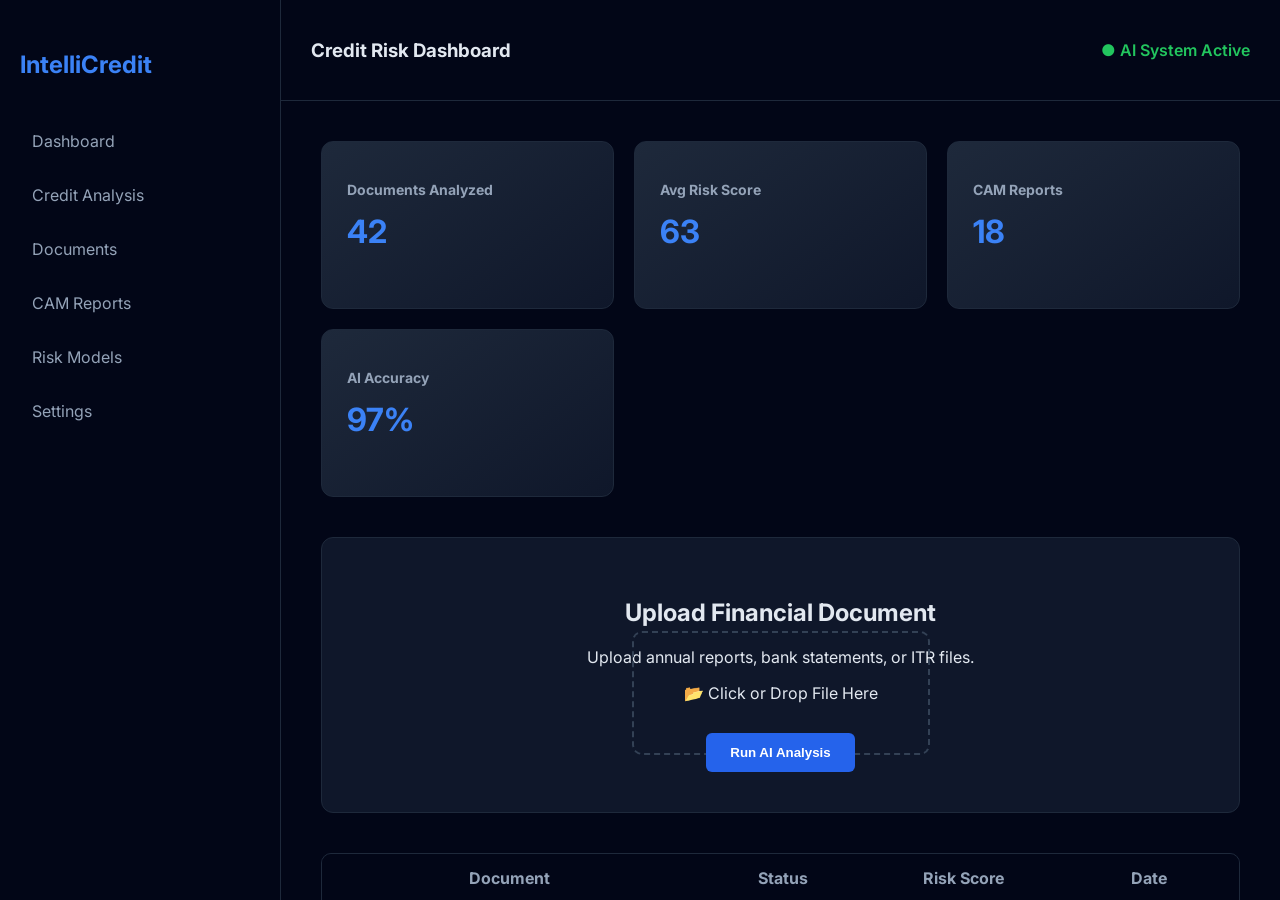
<file: backend/templates/dashboard.html>
<!DOCTYPE html>
<html lang="en">

<head>

<meta charset="UTF-8">
<meta name="viewport" content="width=device-width, initial-scale=1">

<title>IntelliCredit AI Dashboard</title>

<link href="https://fonts.googleapis.com/css2?family=Inter:wght@400;600;700&display=swap" rel="stylesheet">

<style>

body{
font-family:'Inter',sans-serif;
margin:0;
background:#0f172a;
color:#e2e8f0;
}

/* LAYOUT */

.wrapper{
display:flex;
height:100vh;
}

/* SIDEBAR */

.sidebar{
width:240px;
background:#020617;
padding:30px 20px;
border-right:1px solid #1e293b;
}

.sidebar h2{
color:#3b82f6;
margin-bottom:40px;
}

.sidebar a{
display:block;
padding:12px;
color:#94a3b8;
text-decoration:none;
border-radius:6px;
margin-bottom:10px;
}

.sidebar a:hover{
background:#1e293b;
color:white;
}

/* MAIN */

.main{
flex:1;
display:flex;
flex-direction:column;
}

/* HEADER */

.header{
background:#020617;
padding:20px 30px;
display:flex;
justify-content:space-between;
align-items:center;
border-bottom:1px solid #1e293b;
}

.status{
color:#22c55e;
font-weight:600;
}

/* CONTENT */

.content{
padding:40px;
background:#020617;
height:100%;
overflow:auto;
}

/* CARDS */

.cards{
display:grid;
grid-template-columns:repeat(auto-fit,minmax(220px,1fr));
gap:20px;
margin-bottom:40px;
}

.card{
background:linear-gradient(145deg,#1e293b,#0f172a);
padding:25px;
border-radius:12px;
border:1px solid #1e293b;
}

.card h3{
color:#94a3b8;
font-size:14px;
}

.card p{
font-size:32px;
margin-top:10px;
color:#3b82f6;
font-weight:700;
}

/* UPLOAD CARD */

.upload-card{
background:#0f172a;
padding:40px;
border-radius:12px;
border:1px solid #1e293b;
text-align:center;
}

.upload-box{
border:2px dashed #334155;
padding:50px;
border-radius:10px;
margin-top:20px;
cursor:pointer;
}

.upload-box:hover{
border-color:#3b82f6;
background:#020617;
}

button{
margin-top:20px;
background:#2563eb;
color:white;
padding:12px 24px;
border:none;
border-radius:6px;
cursor:pointer;
font-weight:600;
}

input[type=file]{
display:none;
}

.file-name{
margin-top:10px;
color:#94a3b8;
}

/* TABLE */

.table{
margin-top:40px;
background:#0f172a;
border-radius:10px;
border:1px solid #1e293b;
overflow:hidden;
}

table{
width:100%;
border-collapse:collapse;
}

th,td{
padding:14px 20px;
border-bottom:1px solid #1e293b;
}

th{
background:#020617;
color:#94a3b8;
}

td{
color:#e2e8f0;
}

</style>

</head>

<body>

<div class="wrapper">

<!-- SIDEBAR -->

<div class="sidebar">

<h2>IntelliCredit</h2>

<a href="#">Dashboard</a>
<a href="#">Credit Analysis</a>
<a href="#">Documents</a>
<a href="#">CAM Reports</a>
<a href="#">Risk Models</a>
<a href="#">Settings</a>

</div>

<!-- MAIN -->

<div class="main">

<div class="header">

<h3>Credit Risk Dashboard</h3>

<div class="status">● AI System Active</div>

</div>

<div class="content">

<!-- STATS -->

<div class="cards">

<div class="card">
<h3>Documents Analyzed</h3>
<p>42</p>
</div>

<div class="card">
<h3>Avg Risk Score</h3>
<p>63</p>
</div>

<div class="card">
<h3>CAM Reports</h3>
<p>18</p>
</div>

<div class="card">
<h3>AI Accuracy</h3>
<p>97%</p>
</div>

</div>

<!-- UPLOAD -->

<div class="upload-card">

<h2>Upload Financial Document</h2>

<p>Upload annual reports, bank statements, or ITR files.</p>

<form action="/analyze" method="POST" enctype="multipart/form-data">

<label class="upload-box">

📂 Click or Drop File Here

<input type="file" name="document" id="fileInput" required onchange="showFile()">

</label>

<div class="file-name" id="fileName"></div>

<button type="submit">Run AI Analysis</button>

</form>

</div>

<!-- ACTIVITY -->

<div class="table">

<table>

<tr>
<th>Document</th>
<th>Status</th>
<th>Risk Score</th>
<th>Date</th>
</tr>

<tr>
<td>Financial_Report_2024.pdf</td>
<td>Analyzed</td>
<td>62</td>
<td>Today</td>
</tr>

<tr>
<td>BalanceSheet.pdf</td>
<td>Analyzed</td>
<td>75</td>
<td>Yesterday</td>
</tr>

</table>

</div>

</div>

</div>

</div>

<script>

function showFile(){

let file=document.getElementById("fileInput").files[0];

document.getElementById("fileName").innerText="Selected file: "+file.name;

}

</script>

</body>

</html>
</file>
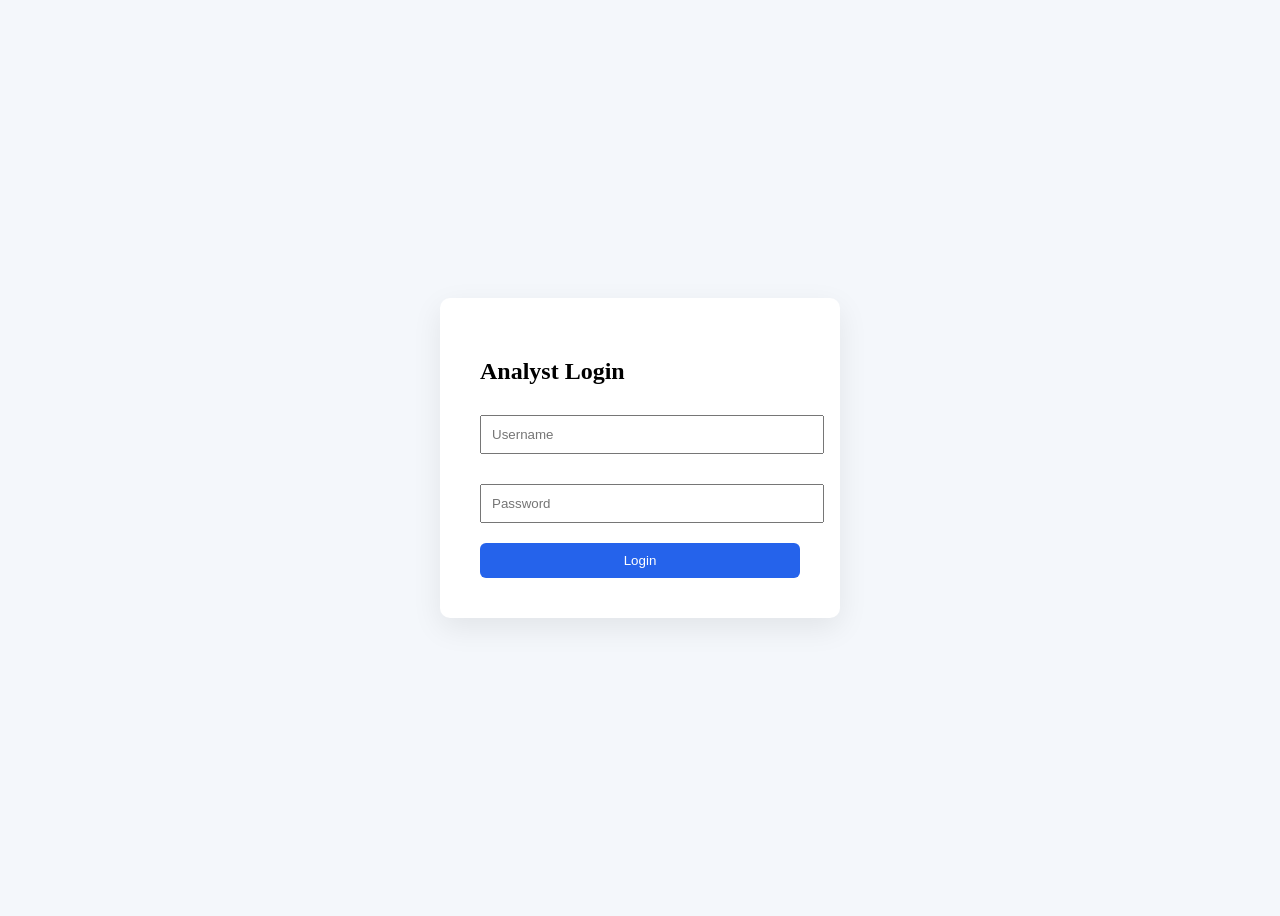
<file: backend/templates/login.html>
<!DOCTYPE html>
<html>

<head>
<title>Analyst Login</title>

<style>

body{
font-family:Segoe UI;
background:#f4f7fb;
display:flex;
justify-content:center;
align-items:center;
height:100vh;
}

.card{
background:white;
padding:40px;
border-radius:10px;
box-shadow:0 10px 30px rgba(0,0,0,0.08);
width:320px;
}

input{
width:100%;
padding:10px;
margin-top:10px;
margin-bottom:20px;
}

button{
background:#2563eb;
color:white;
padding:10px;
width:100%;
border:none;
border-radius:6px;
}

</style>

</head>

<body>

<div class="card">

<h2>Analyst Login</h2>

<form action="/login" method="POST">

<input name="username" placeholder="Username">

<input name="password" type="password" placeholder="Password">

<button type="submit">Login</button>

</form>

</div>

</body>

</html>
</file>
